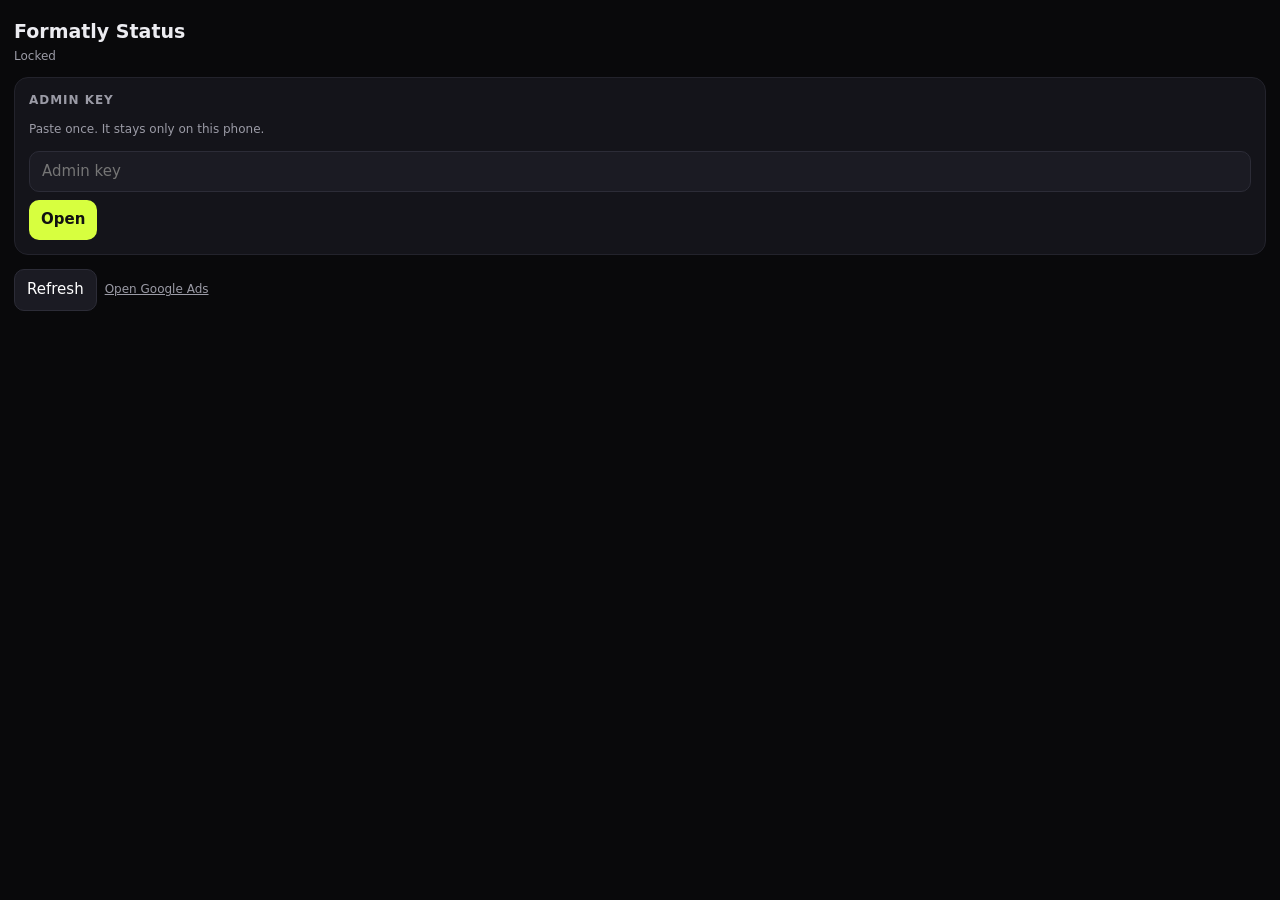
<file: status/index.html>
<!DOCTYPE html>
<html lang="en"><head>
<meta charset="utf-8"><meta name="viewport" content="width=device-width,initial-scale=1,viewport-fit=cover">
<meta name="theme-color" content="#09090b"><meta name="robots" content="noindex">
<link rel="manifest" href="manifest.webmanifest"><link rel="icon" href="../icons/icon-192.png"><link rel="apple-touch-icon" href="../icons/icon-512.png">
<title>Formatly Status</title>
<style>
*{box-sizing:border-box}body{margin:0;background:#09090b;color:#ececf1;font:15px/1.45 system-ui,sans-serif;padding:max(14px,env(safe-area-inset-top)) 14px 40px}
h1{font-size:19px;margin:4px 0 2px}h2{font-size:12px;letter-spacing:.08em;text-transform:uppercase;color:#9b9ba6;margin:0 0 8px}
.card{background:#14141a;border:1px solid #23232c;border-radius:14px;padding:14px;margin:12px 0}
.row{display:flex;gap:8px;flex-wrap:wrap}.k{flex:1 1 30%;min-width:84px}.k b{display:block;font-size:22px}.k span{font-size:12px;color:#9b9ba6}
.pill{display:inline-block;padding:2px 10px;border-radius:99px;font-size:12px;font-weight:600;background:#23232c}
.ok{background:#12351f;color:#7dffa7}.warn{background:#3a2e10;color:#ffd166}.bad{background:#401a1a;color:#ff8a8a}
table{width:100%;border-collapse:collapse;font-size:13px}td,th{padding:5px 4px;text-align:right;border-bottom:1px solid #1d1d25}td:first-child,th:first-child{text-align:left;max-width:150px;overflow:hidden;text-overflow:ellipsis;white-space:nowrap}
th{color:#9b9ba6;font-weight:500}pre{white-space:pre-wrap;font:12px/1.5 ui-monospace,monospace;color:#c9c9d3;margin:0}
button,input{font:inherit;border-radius:10px;border:1px solid #2c2c37;background:#1b1b23;color:#fff;padding:9px 12px}button.p{background:#d7ff3f;color:#111;border:0;font-weight:700}
.muted{color:#9b9ba6;font-size:12px}a{color:#d7ff3f}
</style></head><body>
<h1>Formatly Status</h1><div class="muted" id="upd">Loading…</div>
<div id="login" class="card" hidden><h2>Admin key</h2><p class="muted">Paste once. It stays only on this phone.</p><input id="key" type="password" placeholder="Admin key" style="width:100%;margin-bottom:8px"><button class="p" id="save">Open</button></div>
<div id="app"></div>
<div class="row" style="margin-top:14px"><button id="refresh">Refresh</button><button id="install" class="p" hidden>Install app</button><a class="muted" style="align-self:center" href="https://ads.google.com/aw/campaigns?ocid=8642549642" target="_blank" rel="noopener">Open Google Ads</a></div>
<script>
const API="https://formatly-api.vercel.app/api/admin";
const $=(i)=>document.getElementById(i);const inr=(n)=>"₹"+Number(n||0).toLocaleString("en-IN",{maximumFractionDigits:0});
const esc=(s)=>String(s).replace(/[&<>"]/g,(c)=>({"&":"&amp;","<":"&lt;",">":"&gt;",'"':"&quot;"}[c]));
if(location.hash.startsWith("#k=")){localStorage.setItem("fmk",decodeURIComponent(location.hash.slice(3)));history.replaceState(null,"",location.pathname)}
let deferred;window.addEventListener("beforeinstallprompt",(e)=>{e.preventDefault();deferred=e;$("install").hidden=false});
$("install").onclick=async()=>{if(deferred){deferred.prompt();deferred=null;$("install").hidden=true}};
if("serviceWorker" in navigator)navigator.serviceWorker.register("sw.js").catch(()=>{});
$("save").onclick=()=>{localStorage.setItem("fmk",$("key").value.trim());load()};$("refresh").onclick=load;
async function get(a){const r=await fetch(API+"?action="+a,{headers:{Authorization:"Bearer "+localStorage.getItem("fmk")}});if(r.status===401)throw new Error("auth");if(!r.ok)throw new Error("HTTP "+r.status);return r.json()}
const kv=(n,l)=>`<div class="k"><b>${n}</b><span>${l}</span></div>`;
function pill(t,c){return `<span class="pill ${c}">${esc(t)}</span>`}
async function load(){
  if(!localStorage.getItem("fmk")){$("login").hidden=false;$("upd").textContent="Locked";return}
  try{
    const [ads,st]=await Promise.all([get("ads"),get("stats&days=7")]);$("login").hidden=true;
    const ch=(st.channels||[]);const g=ch.filter(x=>/^google/i.test(x.src));const sum=(a,k)=>a.reduce((s,x)=>s+(x[k]||0),0);
    const gPaid=sum(g,"paid"),gSpend=ads.total?ads.total.cost:0,gRev=gPaid*49;
    let h="";
    if(ads.empty){h+=`<div class="card"><h2>Ads</h2>No snapshot yet. It appears within 30 minutes.</div>`}
    else{
      const c=ads.campaign,t=ads.total,ap=(ads.ad||{}).approval;
      const cls=c.status==="ENABLED"?(c.primary==="ELIGIBLE"?"ok":"warn"):"bad";
      h+=`<div class="card"><h2>Google Ads</h2><div style="margin-bottom:10px">${pill(c.status+" / "+c.primary,cls)} ${pill("ad "+(ap||"?").toLowerCase(),ap==="APPROVED"?"ok":"warn")} ${pill("budget "+inr(c.budget)+"/day","")}</div>
      ${c.reasons&&c.reasons.length?`<div class="muted" style="margin-bottom:8px">${esc(c.reasons.join(", ").toLowerCase().replaceAll("_"," "))}</div>`:""}
      <div class="row">${kv(inr(t.cost),"spent total")}${kv(t.clicks,"clicks")}${kv(t.impr,"impressions")}${kv(t.conv,"purchases")}${kv(t.clicks?inr(t.cost/t.clicks):"–","avg cost/click")}${kv(t.conv?inr(t.cost/t.conv):"–","cost/purchase")}</div></div>`;
    }
    h+=`<div class="card"><h2>Money (last 7 days)</h2><div class="row">${kv(inr(st.members.mrr_inr),"monthly income now")}${kv(st.members.active,"active members")}${kv(inr(gRev),"from Google")}${kv(inr(gRev-gSpend),"Google profit")}${kv(sum(g,"visitors"),"Google visitors")}${kv(gPaid,"Google payments")}</div></div>`;
    if(ch.length)h+=`<div class="card"><h2>Channels</h2><table><tr><th>Source</th><th>Visits</th><th>Buy</th><th>Pay</th></tr>${ch.slice(0,8).map(x=>`<tr><td>${esc(x.src)}</td><td>${x.visitors}</td><td>${x.buy_click}</td><td>${x.paid}</td></tr>`).join("")}</table></div>`;
    if(ads.days&&ads.days.length)h+=`<div class="card"><h2>Days</h2><table><tr><th>Date</th><th>Impr</th><th>Clk</th><th>Cost</th><th>Buy</th></tr>${ads.days.map(d=>`<tr><td>${d.date.slice(5)}</td><td>${d.impr}</td><td>${d.clicks}</td><td>${inr(d.cost)}</td><td>${d.conv}</td></tr>`).join("")}</table></div>`;
    if(ads.keywords&&ads.keywords.length)h+=`<div class="card"><h2>Keywords</h2><table><tr><th>Keyword</th><th>Impr</th><th>Clk</th><th>Cost</th></tr>${ads.keywords.map(k=>`<tr><td>${esc(k.kw)}</td><td>${k.impr}</td><td>${k.clicks}</td><td>${inr(k.cost)}</td></tr>`).join("")}</table></div>`;
    if(ads.terms&&ads.terms.length)h+=`<div class="card"><h2>What people searched</h2><table><tr><th>Search</th><th>Impr</th><th>Clk</th><th>Cost</th></tr>${ads.terms.map(k=>`<tr><td>${esc(k.term)}</td><td>${k.impr}</td><td>${k.clicks}</td><td>${inr(k.cost)}</td></tr>`).join("")}</table></div>`;
    if(ads.optimizer)h+=`<div class="card"><h2>What the AI did (latest)</h2><pre>${esc(ads.optimizer)}</pre></div>`;
    $("app").innerHTML=h;$("upd").textContent="Ads data "+(ads.updatedAt?new Date(ads.updatedAt).toLocaleString():"–")+" · opened "+new Date().toLocaleTimeString();
  }catch(e){if(e.message==="auth"){localStorage.removeItem("fmk");$("login").hidden=false;$("upd").textContent="Wrong key"}else $("upd").textContent="Could not load: "+e.message}
}
load();setInterval(load,60000);
</script></body></html>
</file>
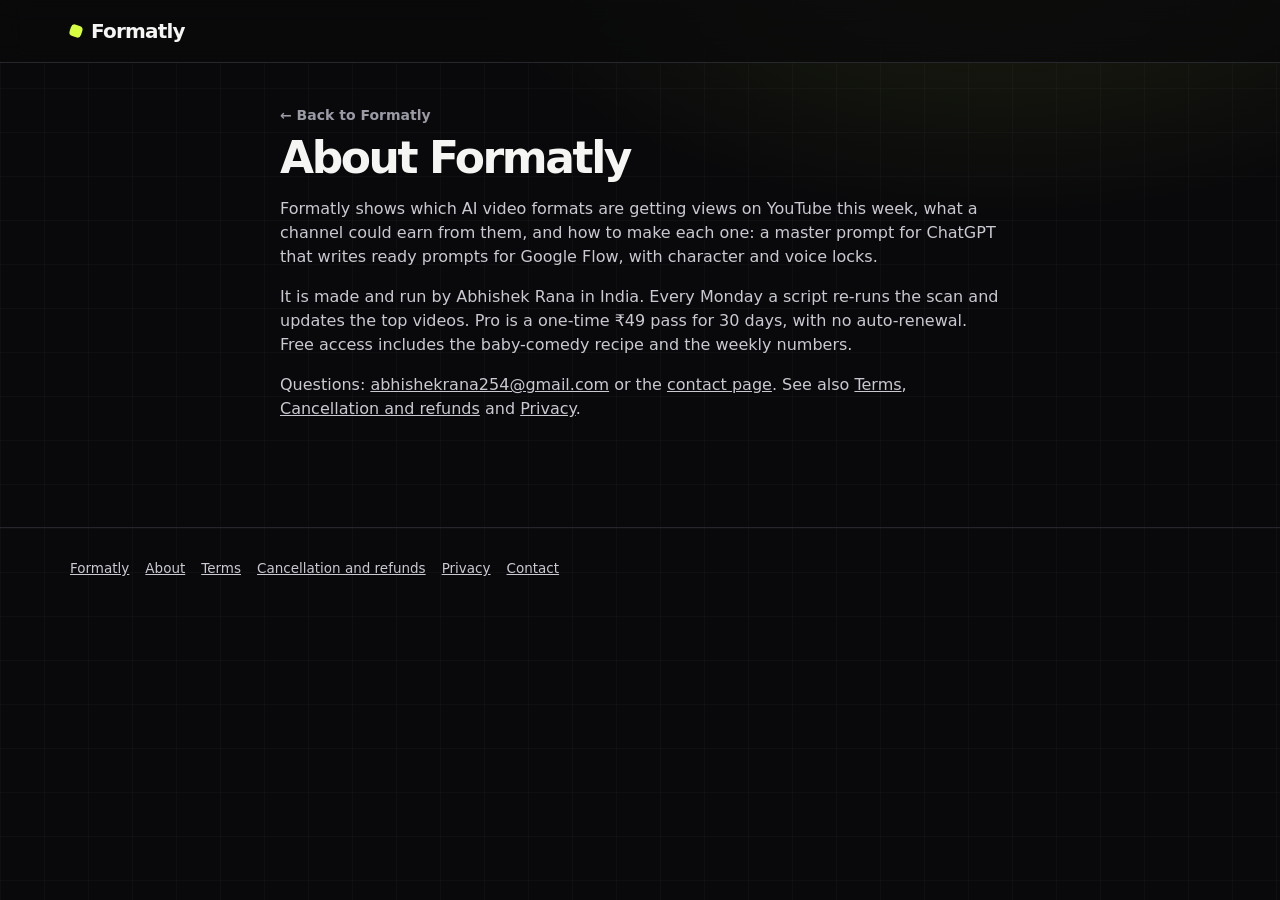
<file: about.html>
<!DOCTYPE html>
<html lang="en">
<head>
  <meta charset="utf-8" />
  <meta name="viewport" content="width=device-width, initial-scale=1" />
  <meta name="theme-color" content="#09090b" />
  <title>About Formatly · Formatly</title>
  <link rel="stylesheet" href="style.css?v=19" />
  <style>
    .doc { max-width: 720px; padding: 40px 0 20px; }
    .doc h1 { font-size: 44px; margin: 10px 0 18px; }
    .doc h2 { font-size: 22px; margin: 28px 0 8px; letter-spacing: -0.03em; }
    .doc p, .doc li { color: #c9c9d1; }
    .doc label { display: block; font-size: 13px; color: var(--muted); margin: 14px 0 0; }
    .doc input, .doc textarea, .doc select { display: block; width: 100%; margin-top: 6px; background: var(--ink); border: 1px solid var(--line); border-radius: 10px; padding: 11px 12px; color: var(--text); font: inherit; font-size: 15px; }
    .doc .msg { min-height: 22px; color: var(--muted); font-size: 14px; }
    .doc .msg.bad { color: #ff8a8a; }
  </style>
</head>
<body>
  <header class="nav"><div class="wrap"><a class="logo" href="./"><i></i>Formatly</a></div></header>
  <main class="wrap doc">
    <a class="back" href="./" style="padding-top:0">← Back to Formatly</a>
    <h1>About Formatly</h1>
    <p>Formatly shows which AI video formats are getting views on YouTube this week, what a channel could earn from them, and how to make each one: a master prompt for ChatGPT that writes ready prompts for Google Flow, with character and voice locks.</p>
    <p>It is made and run by Abhishek Rana in India. Every Monday a script re-runs the scan and updates the top videos. Pro is a one-time ₹49 pass for 30 days, with no auto-renewal. Free access includes the baby-comedy recipe and the weekly numbers.</p>
    <p>Questions: <a href="mailto:abhishekrana254@gmail.com">abhishekrana254@gmail.com</a> or the <a href="contact.html">contact page</a>. See also <a href="terms.html">Terms</a>, <a href="refund.html">Cancellation and refunds</a> and <a href="privacy.html">Privacy</a>.</p>
  </main>
  <footer><div class="wrap"><div><a href="./">Formatly</a><a href="about.html">About</a><a href="terms.html">Terms</a><a href="refund.html">Cancellation and refunds</a><a href="privacy.html">Privacy</a><a href="contact.html">Contact</a></div></div></footer>
</body>
</html>
</file>
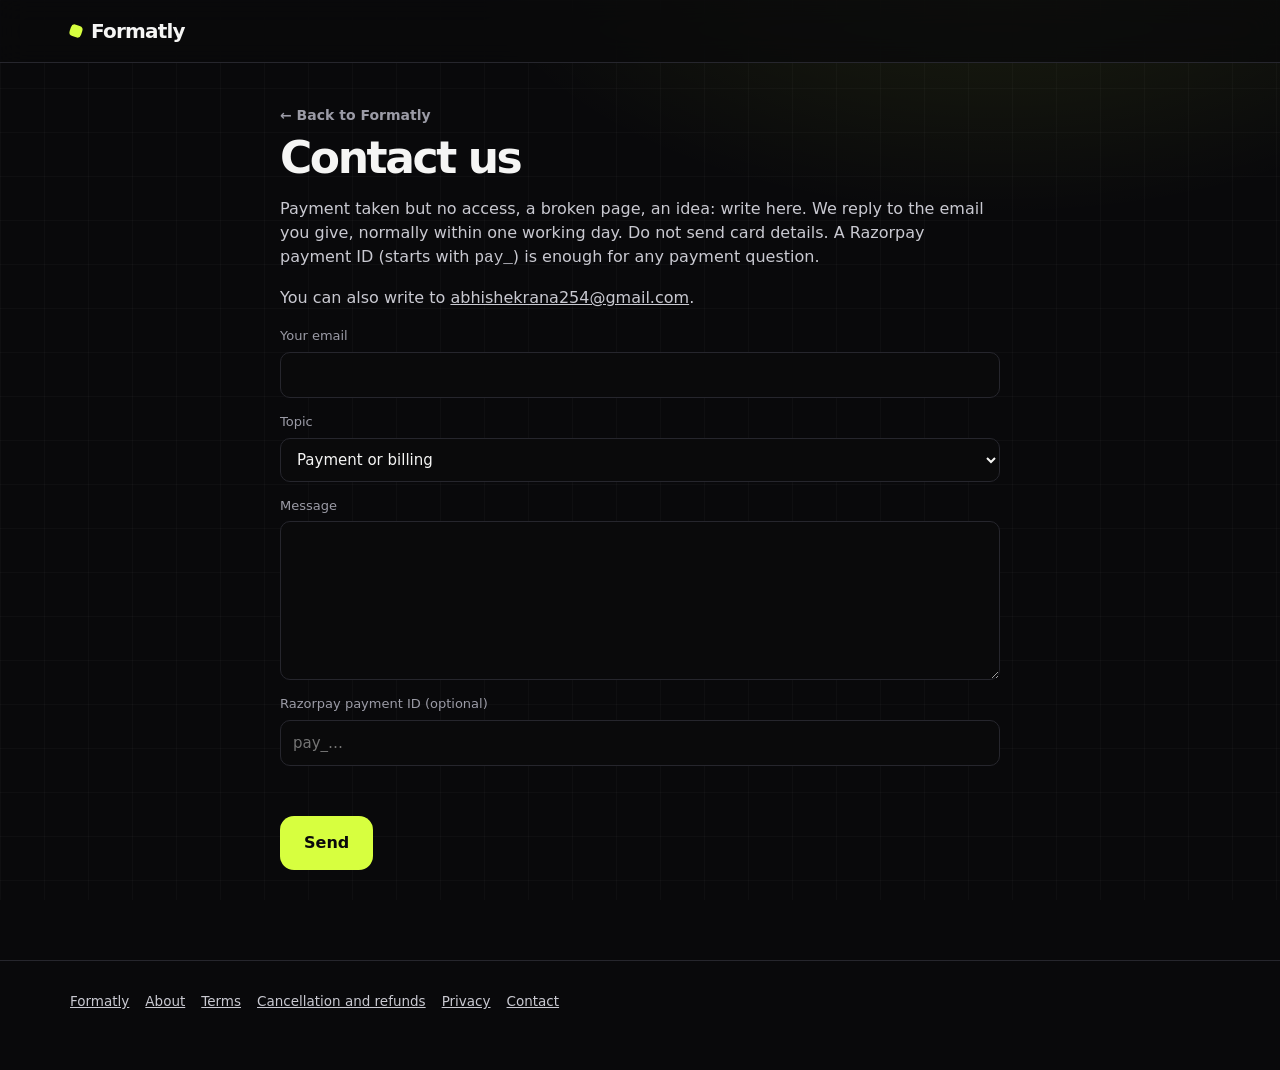
<file: contact.html>
<!DOCTYPE html>
<html lang="en">
<head>
  <meta charset="utf-8" />
  <meta name="viewport" content="width=device-width, initial-scale=1" />
  <meta name="theme-color" content="#09090b" />
  <title>Contact · Formatly</title>
  <link rel="stylesheet" href="style.css?v=19" />
  <style>
    .doc { max-width: 720px; padding: 40px 0 20px; }
    .doc h1 { font-size: 44px; margin: 10px 0 18px; }
    .doc h2 { font-size: 22px; margin: 28px 0 8px; letter-spacing: -0.03em; }
    .doc p, .doc li { color: #c9c9d1; }
    .doc label { display: block; font-size: 13px; color: var(--muted); margin: 14px 0 0; }
    .doc input, .doc textarea, .doc select { display: block; width: 100%; margin-top: 6px; background: var(--ink); border: 1px solid var(--line); border-radius: 10px; padding: 11px 12px; color: var(--text); font: inherit; font-size: 15px; }
    .doc .msg { min-height: 22px; color: var(--muted); font-size: 14px; }
    .doc .msg.bad { color: #ff8a8a; }
  </style>
</head>
<body>
  <header class="nav"><div class="wrap"><a class="logo" href="./"><i></i>Formatly</a></div></header>
  <main class="wrap doc">
    <a class="back" href="./" style="padding-top:0">← Back to Formatly</a>
    <h1>Contact us</h1>
    <p>Payment taken but no access, a broken page, an idea: write here. We reply to the email you give, normally within one working day. Do not send card details. A Razorpay payment ID (starts with <code>pay_</code>) is enough for any payment question.</p>
    <p id="mail">You can also write to <a href="mailto:abhishekrana254@gmail.com">abhishekrana254@gmail.com</a>.</p>
    <label>Your email<input id="c-email" type="email" autocomplete="email"></label>
    <label>Topic<select id="c-kind"><option value="payment">Payment or billing</option><option value="access">I cannot get in</option><option value="bug">Something is broken</option><option value="idea">Idea or request</option><option value="other">Other</option></select></label>
    <label>Message<textarea id="c-msg" rows="6" maxlength="2000"></textarea></label>
    <label>Razorpay payment ID (optional)<input id="c-pay" placeholder="pay_…"></label>
    <p class="msg" id="msg"></p>
    <button class="btn big" id="go">Send</button>
    <script src="pay-config.js?v=19"></script>
    <script>
      const C = window.ABHICHAL || {};
      if (C.supportEmail) document.getElementById("mail").innerHTML = "You can also write to <a href=\"mailto:" + C.supportEmail + "\">" + C.supportEmail + "</a>.";
      const msg = document.getElementById("msg");
      document.getElementById("go").onclick = async () => {
        msg.className = "msg"; msg.textContent = "Sending…";
        try {
          const r = await fetch(C.api + "/api/contact", { method: "POST", headers: { "Content-Type": "application/json" }, body: JSON.stringify({ email: document.getElementById("c-email").value, kind: document.getElementById("c-kind").value, message: document.getElementById("c-msg").value, paymentId: document.getElementById("c-pay").value }) });
          const j = await r.json().catch(() => ({}));
          if (!r.ok) throw new Error(j.error || "Could not send. Please try again.");
          msg.textContent = "Sent. Thank you, we will reply to your email.";
          document.getElementById("c-msg").value = "";
        } catch (e) { msg.className = "msg bad"; msg.textContent = e.message; }
      };
    </script>
  </main>
  <footer><div class="wrap"><div><a href="./">Formatly</a><a href="about.html">About</a><a href="terms.html">Terms</a><a href="refund.html">Cancellation and refunds</a><a href="privacy.html">Privacy</a><a href="contact.html">Contact</a></div></div></footer>
</body>
</html>
</file>
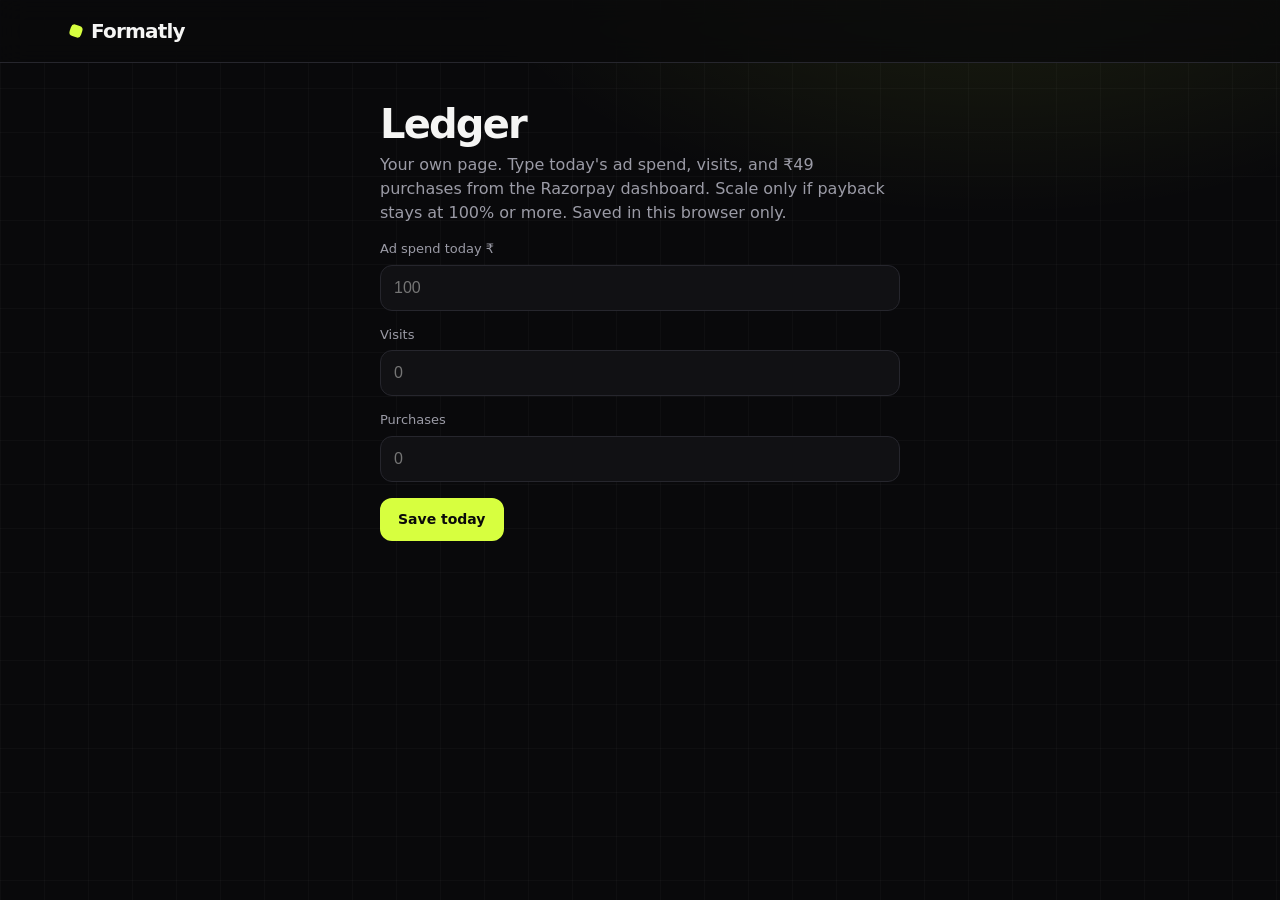
<file: ledger.html>
<!DOCTYPE html>
<html lang="en">
<head>
  <meta charset="utf-8" />
  <meta name="viewport" content="width=device-width, initial-scale=1" />
  <meta name="robots" content="noindex" />
  <meta name="theme-color" content="#09090b" />
  <title>Ledger · Formatly</title>
  <link rel="stylesheet" href="style.css?v=11" />
  <style>
    .box { max-width: 520px; padding: 40px 0; }
    label { display: block; font-size: 13px; color: #9b9ba6; margin-top: 14px; }
    input { width: 100%; margin-top: 6px; padding: 13px; border-radius: 12px; border: 1px solid #26262d; background: #111114; color: #f5f5f4; font-size: 16px; }
    .row { display: flex; justify-content: space-between; gap: 12px; padding: 8px 0; border-bottom: 1px solid #26262d; font-variant-numeric: tabular-nums; }
    .good { color: #d7ff3f; } .bad { color: #ff7a45; }
  </style>
</head>
<body>
  <header class="nav"><div class="wrap"><a class="logo" href="./"><i></i>Formatly</a></div></header>
  <main class="wrap box">
    <h2>Ledger</h2>
    <p class="sub">Your own page. Type today's ad spend, visits, and ₹49 purchases from the Razorpay dashboard. Scale only if payback stays at 100% or more. Saved in this browser only.</p>
    <label>Ad spend today ₹ <input id="spend" inputmode="numeric" placeholder="100" /></label>
    <label>Visits <input id="visits" inputmode="numeric" placeholder="0" /></label>
    <label>Purchases <input id="buys" inputmode="numeric" placeholder="0" /></label>
    <p><button class="btn" id="save" type="button">Save today</button></p>
    <div id="result"></div>
    <div id="log"></div>
  </main>
  <script>
    const LOG = "abhichal-hisab";
    const rows = () => { try { return JSON.parse(localStorage.getItem(LOG) || "[]"); } catch { return []; } };
    const back = (r) => (r.spend ? Math.round((r.buys * 49 / r.spend) * 100) : 0);
    function paint() {
      document.getElementById("log").innerHTML = rows().map((r) => {
        const b = back(r);
        return `<div class="row"><span>${r.day}</span><span class="${b >= 100 ? "good" : "bad"}">${b}% · ₹${r.buys * 49} / ₹${r.spend}</span></div>`;
      }).join("");
    }
    document.getElementById("save").onclick = () => {
      const spend = Number(document.getElementById("spend").value || 0);
      const visits = Number(document.getElementById("visits").value || 0);
      const buys = Number(document.getElementById("buys").value || 0);
      const day = new Date().toLocaleDateString("en-IN");
      const list = rows().filter((r) => r.day !== day);
      list.unshift({ day, spend, visits, buys });
      localStorage.setItem(LOG, JSON.stringify(list.slice(0, 30)));
      const b = spend ? Math.round((buys * 49 / spend) * 100) : 0;
      document.getElementById("result").innerHTML = `<p class="${b >= 100 ? "good" : "bad"}">${b >= 100 ? b + "% back. Keep the budget, or raise it a little." : b + "% back. Under 100%. Do not raise the budget."}</p>`;
      paint();
    };
    paint();
  </script>
</body>
</html>
</file>
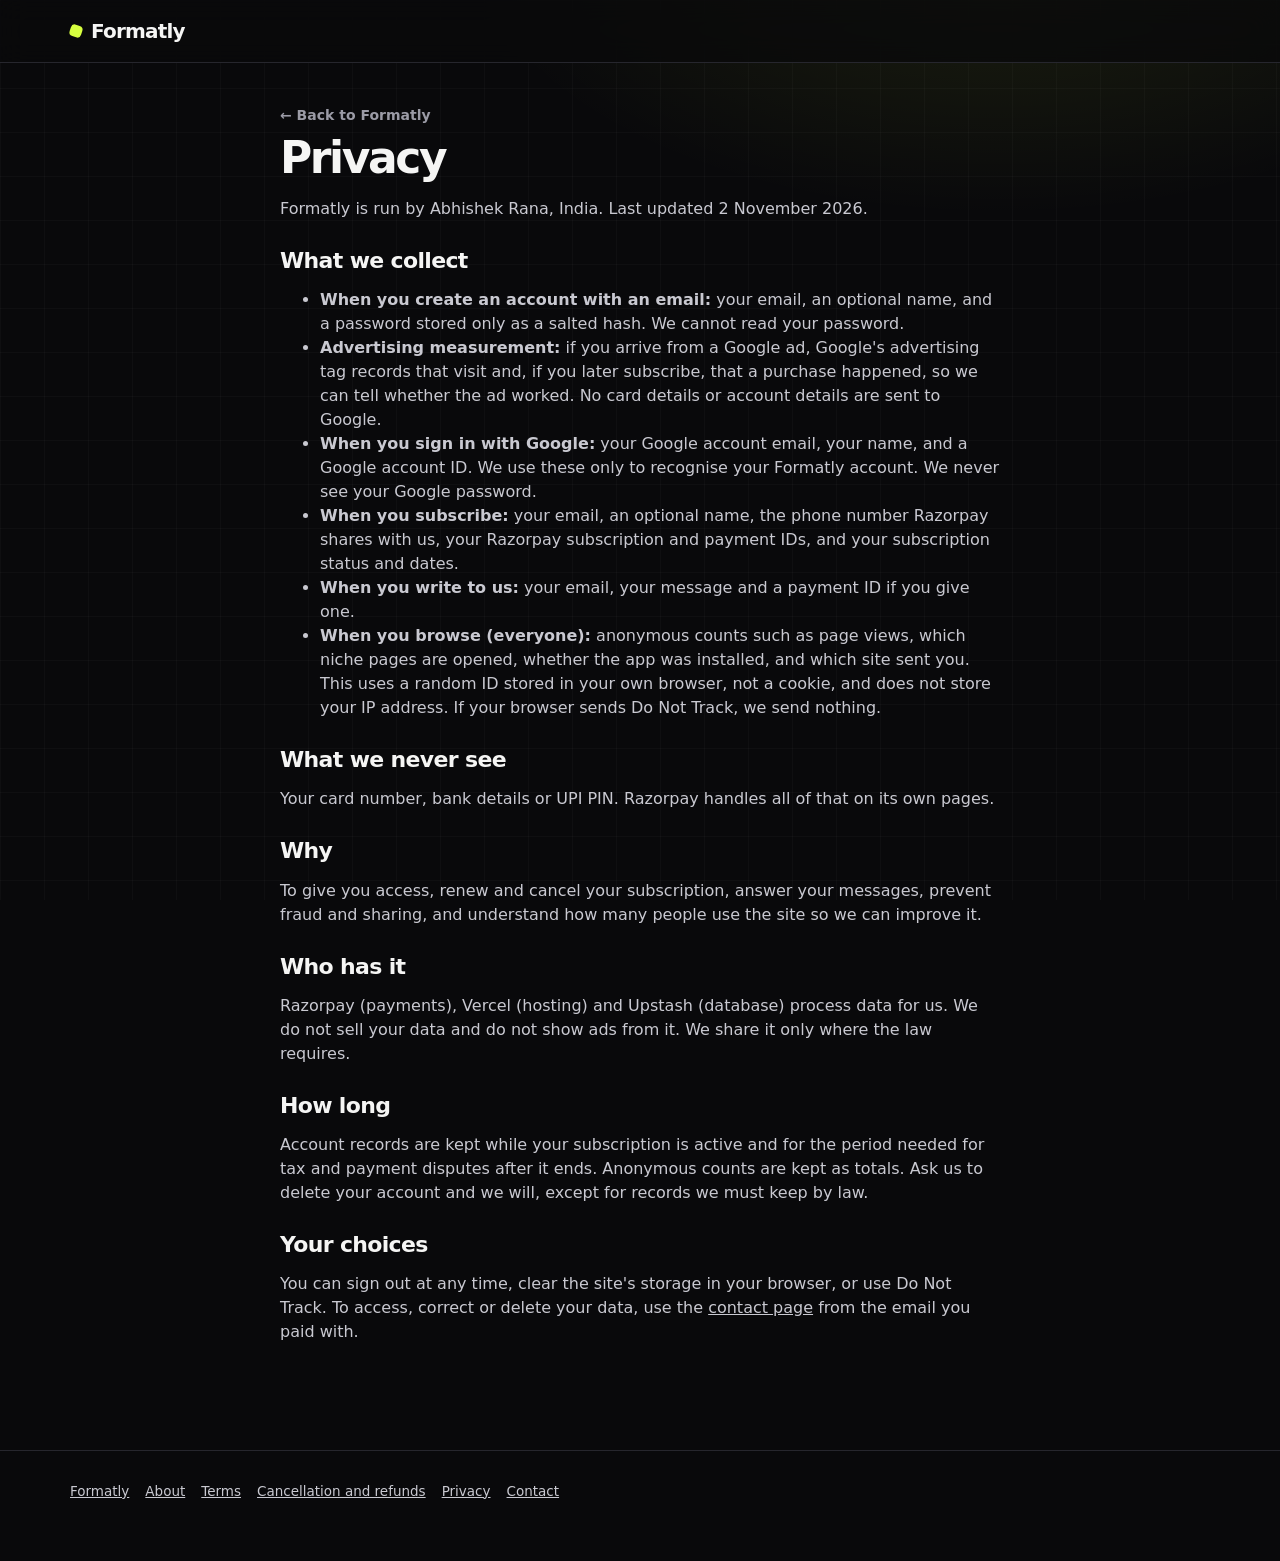
<file: privacy.html>
<!DOCTYPE html>
<html lang="en">
<head>
  <meta charset="utf-8" />
  <meta name="viewport" content="width=device-width, initial-scale=1" />
  <meta name="theme-color" content="#09090b" />
  <title>Privacy · Formatly</title>
  <link rel="stylesheet" href="style.css?v=19" />
  <style>
    .doc { max-width: 720px; padding: 40px 0 20px; }
    .doc h1 { font-size: 44px; margin: 10px 0 18px; }
    .doc h2 { font-size: 22px; margin: 28px 0 8px; letter-spacing: -0.03em; }
    .doc p, .doc li { color: #c9c9d1; }
    .doc label { display: block; font-size: 13px; color: var(--muted); margin: 14px 0 0; }
    .doc input, .doc textarea, .doc select { display: block; width: 100%; margin-top: 6px; background: var(--ink); border: 1px solid var(--line); border-radius: 10px; padding: 11px 12px; color: var(--text); font: inherit; font-size: 15px; }
    .doc .msg { min-height: 22px; color: var(--muted); font-size: 14px; }
    .doc .msg.bad { color: #ff8a8a; }
  </style>
</head>
<body>
  <header class="nav"><div class="wrap"><a class="logo" href="./"><i></i>Formatly</a></div></header>
  <main class="wrap doc">
    <a class="back" href="./" style="padding-top:0">← Back to Formatly</a>
    <h1>Privacy</h1>
    <p>Formatly is run by Abhishek Rana, India. Last updated 2 November 2026.</p>

    <h2>What we collect</h2>
    <ul>
      <li><b>When you create an account with an email:</b> your email, an optional name, and a password stored only as a salted hash. We cannot read your password.</li>
      <li><b>Advertising measurement:</b> if you arrive from a Google ad, Google's advertising tag records that visit and, if you later subscribe, that a purchase happened, so we can tell whether the ad worked. No card details or account details are sent to Google.</li>
      <li><b>When you sign in with Google:</b> your Google account email, your name, and a Google account ID. We use these only to recognise your Formatly account. We never see your Google password.</li>
      <li><b>When you subscribe:</b> your email, an optional name, the phone number Razorpay shares with us, your Razorpay subscription and payment IDs, and your subscription status and dates.</li>
      <li><b>When you write to us:</b> your email, your message and a payment ID if you give one.</li>
      <li><b>When you browse (everyone):</b> anonymous counts such as page views, which niche pages are opened, whether the app was installed, and which site sent you. This uses a random ID stored in your own browser, not a cookie, and does not store your IP address. If your browser sends Do Not Track, we send nothing.</li>
    </ul>

    <h2>What we never see</h2>
    <p>Your card number, bank details or UPI PIN. Razorpay handles all of that on its own pages.</p>

    <h2>Why</h2>
    <p>To give you access, renew and cancel your subscription, answer your messages, prevent fraud and sharing, and understand how many people use the site so we can improve it.</p>

    <h2>Who has it</h2>
    <p>Razorpay (payments), Vercel (hosting) and Upstash (database) process data for us. We do not sell your data and do not show ads from it. We share it only where the law requires.</p>

    <h2>How long</h2>
    <p>Account records are kept while your subscription is active and for the period needed for tax and payment disputes after it ends. Anonymous counts are kept as totals. Ask us to delete your account and we will, except for records we must keep by law.</p>

    <h2>Your choices</h2>
    <p>You can sign out at any time, clear the site's storage in your browser, or use Do Not Track. To access, correct or delete your data, use the <a href="contact.html">contact page</a> from the email you paid with.</p>
  </main>
  <footer><div class="wrap"><div><a href="./">Formatly</a><a href="about.html">About</a><a href="terms.html">Terms</a><a href="refund.html">Cancellation and refunds</a><a href="privacy.html">Privacy</a><a href="contact.html">Contact</a></div></div></footer>
</body>
</html>
</file>
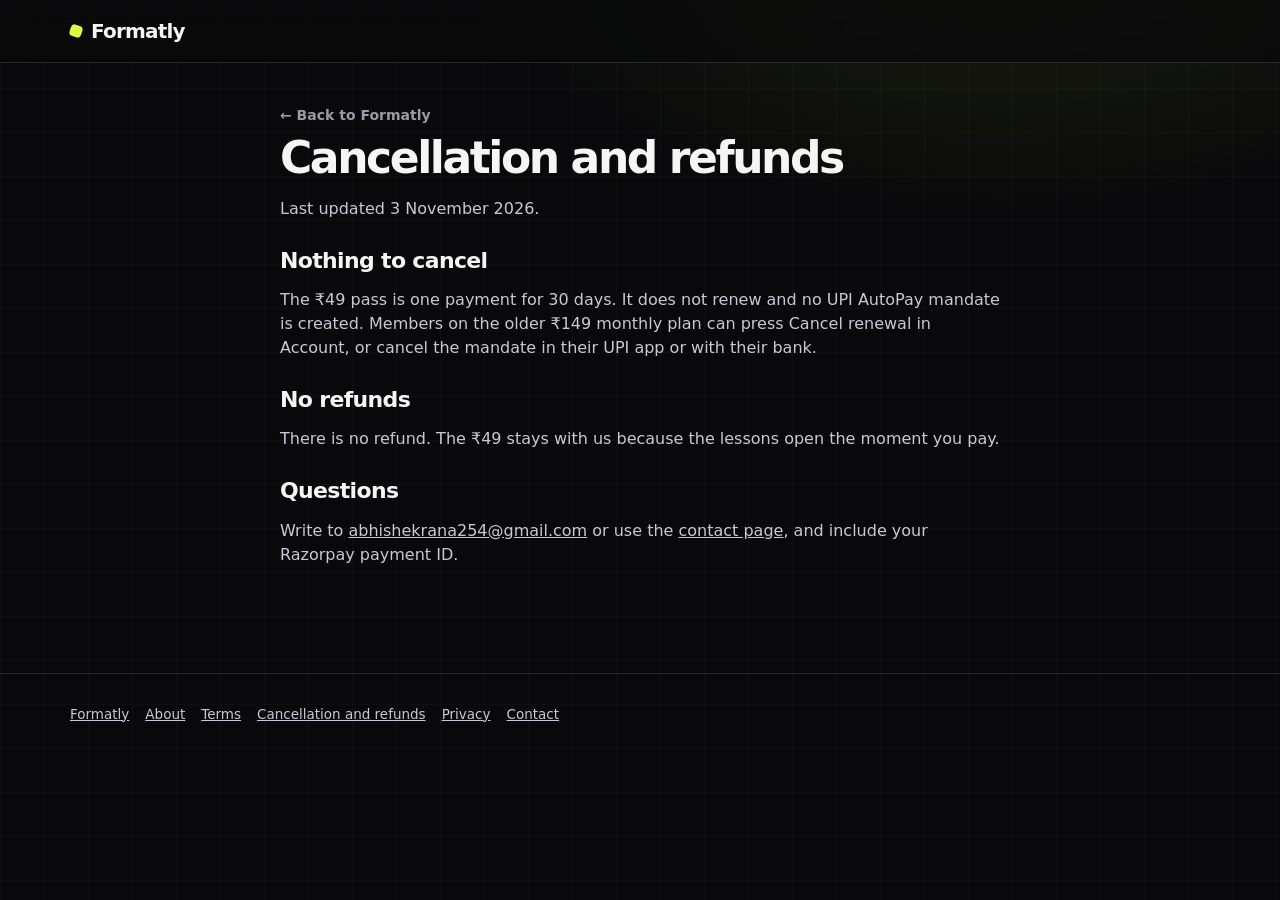
<file: refund.html>
<!DOCTYPE html>
<html lang="en">
<head>
  <meta charset="utf-8" />
  <meta name="viewport" content="width=device-width, initial-scale=1" />
  <meta name="theme-color" content="#09090b" />
  <title>Cancellation and refunds · Formatly</title>
  <link rel="stylesheet" href="style.css?v=19" />
  <style>
    .doc { max-width: 720px; padding: 40px 0 20px; }
    .doc h1 { font-size: 44px; margin: 10px 0 18px; }
    .doc h2 { font-size: 22px; margin: 28px 0 8px; letter-spacing: -0.03em; }
    .doc p, .doc li { color: #c9c9d1; }
    .doc label { display: block; font-size: 13px; color: var(--muted); margin: 14px 0 0; }
    .doc input, .doc textarea, .doc select { display: block; width: 100%; margin-top: 6px; background: var(--ink); border: 1px solid var(--line); border-radius: 10px; padding: 11px 12px; color: var(--text); font: inherit; font-size: 15px; }
    .doc .msg { min-height: 22px; color: var(--muted); font-size: 14px; }
    .doc .msg.bad { color: #ff8a8a; }
  </style>
</head>
<body>
  <header class="nav"><div class="wrap"><a class="logo" href="./"><i></i>Formatly</a></div></header>
  <main class="wrap doc">
    <a class="back" href="./" style="padding-top:0">← Back to Formatly</a>
    <h1>Cancellation and refunds</h1>
    <p>Last updated 3 November 2026.</p>
    <h2>Nothing to cancel</h2>
    <p>The ₹49 pass is one payment for 30 days. It does not renew and no UPI AutoPay mandate is created. Members on the older ₹149 monthly plan can press Cancel renewal in Account, or cancel the mandate in their UPI app or with their bank.</p>
    <h2>No refunds</h2>
    <p>There is no refund. The ₹49 stays with us because the lessons open the moment you pay.</p>
    <h2>Questions</h2>
    <p>Write to <a href="mailto:abhishekrana254@gmail.com">abhishekrana254@gmail.com</a> or use the <a href="contact.html">contact page</a>, and include your Razorpay payment ID.</p>
  </main>
  <footer><div class="wrap"><div><a href="./">Formatly</a><a href="about.html">About</a><a href="terms.html">Terms</a><a href="refund.html">Cancellation and refunds</a><a href="privacy.html">Privacy</a><a href="contact.html">Contact</a></div></div></footer>
</body>
</html>
</file>
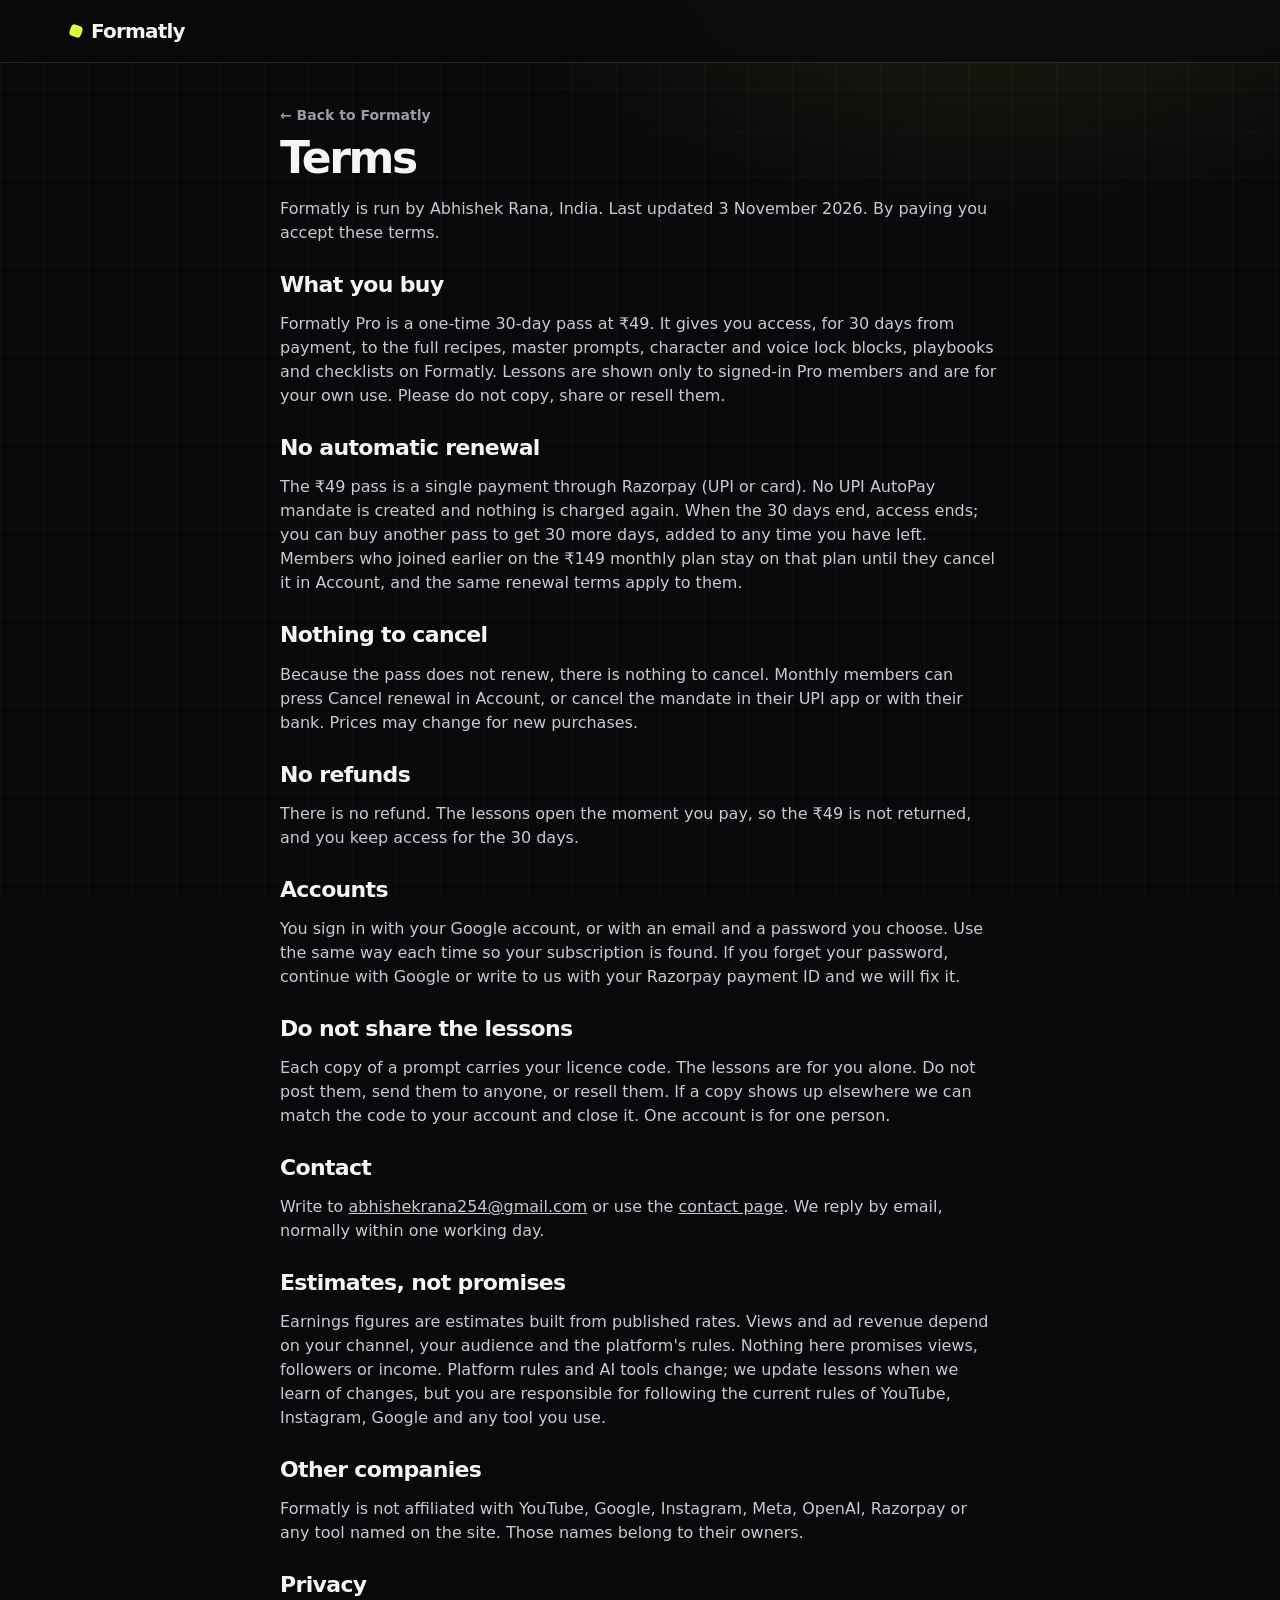
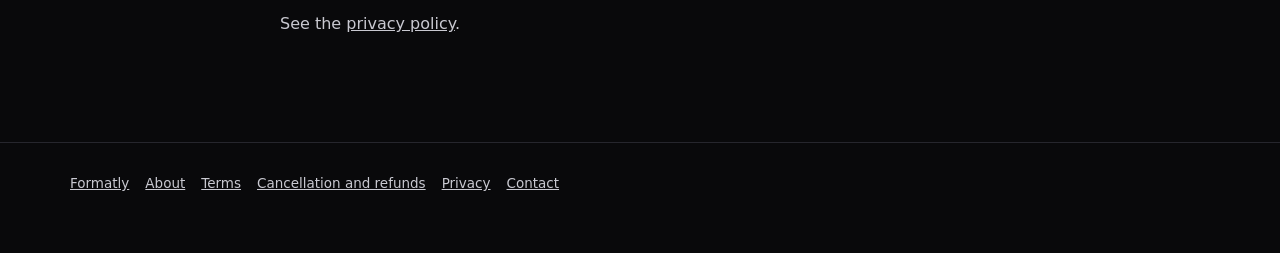
<file: terms.html>
<!DOCTYPE html>
<html lang="en">
<head>
  <meta charset="utf-8" />
  <meta name="viewport" content="width=device-width, initial-scale=1" />
  <meta name="theme-color" content="#09090b" />
  <title>Terms · Formatly</title>
  <link rel="stylesheet" href="style.css?v=19" />
  <style>
    .doc { max-width: 720px; padding: 40px 0 20px; }
    .doc h1 { font-size: 44px; margin: 10px 0 18px; }
    .doc h2 { font-size: 22px; margin: 28px 0 8px; letter-spacing: -0.03em; }
    .doc p, .doc li { color: #c9c9d1; }
    .doc label { display: block; font-size: 13px; color: var(--muted); margin: 14px 0 0; }
    .doc input, .doc textarea, .doc select { display: block; width: 100%; margin-top: 6px; background: var(--ink); border: 1px solid var(--line); border-radius: 10px; padding: 11px 12px; color: var(--text); font: inherit; font-size: 15px; }
    .doc .msg { min-height: 22px; color: var(--muted); font-size: 14px; }
    .doc .msg.bad { color: #ff8a8a; }
  </style>
</head>
<body>
  <header class="nav"><div class="wrap"><a class="logo" href="./"><i></i>Formatly</a></div></header>
  <main class="wrap doc">
    <a class="back" href="./" style="padding-top:0">← Back to Formatly</a>
    <h1>Terms</h1>
    <p>Formatly is run by Abhishek Rana, India. Last updated 3 November 2026. By paying you accept these terms.</p>

    <h2>What you buy</h2>
    <p>Formatly Pro is a one-time 30-day pass at ₹49. It gives you access, for 30 days from payment, to the full recipes, master prompts, character and voice lock blocks, playbooks and checklists on Formatly. Lessons are shown only to signed-in Pro members and are for your own use. Please do not copy, share or resell them.</p>

    <h2>No automatic renewal</h2>
    <p>The ₹49 pass is a single payment through Razorpay (UPI or card). No UPI AutoPay mandate is created and nothing is charged again. When the 30 days end, access ends; you can buy another pass to get 30 more days, added to any time you have left. Members who joined earlier on the ₹149 monthly plan stay on that plan until they cancel it in Account, and the same renewal terms apply to them.</p>

    <h2>Nothing to cancel</h2>
    <p>Because the pass does not renew, there is nothing to cancel. Monthly members can press Cancel renewal in Account, or cancel the mandate in their UPI app or with their bank. Prices may change for new purchases.</p>

    <h2>No refunds</h2>
    <p>There is no refund. The lessons open the moment you pay, so the ₹49 is not returned, and you keep access for the 30 days.</p>

    <h2>Accounts</h2>
    <p>You sign in with your Google account, or with an email and a password you choose. Use the same way each time so your subscription is found. If you forget your password, continue with Google or write to us with your Razorpay payment ID and we will fix it.</p>

    <h2>Do not share the lessons</h2>
    <p>Each copy of a prompt carries your licence code. The lessons are for you alone. Do not post them, send them to anyone, or resell them. If a copy shows up elsewhere we can match the code to your account and close it. One account is for one person.</p>

    <h2>Contact</h2>
    <p>Write to <a href="mailto:abhishekrana254@gmail.com">abhishekrana254@gmail.com</a> or use the <a href="contact.html">contact page</a>. We reply by email, normally within one working day.</p>

    <h2>Estimates, not promises</h2>
    <p>Earnings figures are estimates built from published rates. Views and ad revenue depend on your channel, your audience and the platform's rules. Nothing here promises views, followers or income. Platform rules and AI tools change; we update lessons when we learn of changes, but you are responsible for following the current rules of YouTube, Instagram, Google and any tool you use.</p>

    <h2>Other companies</h2>
    <p>Formatly is not affiliated with YouTube, Google, Instagram, Meta, OpenAI, Razorpay or any tool named on the site. Those names belong to their owners.</p>

    <h2>Privacy</h2>
    <p>See the <a href="privacy.html">privacy policy</a>.</p>
  </main>
  <footer><div class="wrap"><div><a href="./">Formatly</a><a href="about.html">About</a><a href="terms.html">Terms</a><a href="refund.html">Cancellation and refunds</a><a href="privacy.html">Privacy</a><a href="contact.html">Contact</a></div></div></footer>
</body>
</html>
</file>
<file: style.css>
:root {
  --bg: #09090b;
  --surface: #111114;
  --surface2: #18181d;
  --line: #26262d;
  --text: #f5f5f4;
  --muted: #9b9ba6;
  --accent: #d7ff3f;
  --ink: #0a0a0b;
  --warm: #ff7a45;
  --yt: #ff5a5a;
  --ig: #b79cff;
  --radius: 18px;
  --sans: "Inter", "SF Pro Display", ui-sans-serif, system-ui, -apple-system, "Segoe UI", sans-serif;
  --mono: ui-monospace, "SF Mono", Menlo, Consolas, monospace;
}
* { box-sizing: border-box; }
html { scroll-behavior: smooth; scroll-padding-top: 76px; }
body {
  margin: 0;
  background: var(--bg);
  color: var(--text);
  font-family: var(--sans);
  font-size: 16px;
  line-height: 1.5;
  -webkit-font-smoothing: antialiased;
  background-image:
    radial-gradient(900px 480px at 78% -8%, rgba(215, 255, 63, 0.10), transparent 60%),
    linear-gradient(rgba(255, 255, 255, 0.025) 1px, transparent 1px),
    linear-gradient(90deg, rgba(255, 255, 255, 0.025) 1px, transparent 1px);
  background-size: auto, 44px 44px, 44px 44px;
  background-attachment: fixed;
}
a { color: inherit; }
button { font: inherit; color: inherit; cursor: pointer; }
.wrap { max-width: 1180px; margin: 0 auto; padding: 0 20px; }

/* nav */
.nav { position: sticky; top: 0; z-index: 20; backdrop-filter: blur(14px); background: rgba(9, 9, 11, 0.78); border-bottom: 1px solid var(--line); }
.nav .wrap { display: flex; align-items: center; gap: 22px; height: 62px; }
.logo { font-weight: 800; font-size: 20px; letter-spacing: -0.04em; text-decoration: none; display: flex; align-items: center; gap: 9px; }
.logo i { width: 12px; height: 12px; border-radius: 4px; background: var(--accent); display: inline-block; transform: rotate(18deg); }
.nav nav { display: flex; gap: 20px; margin-left: 12px; }
.nav nav a { text-decoration: none; color: var(--muted); font-size: 14px; font-weight: 550; }
.nav nav a:hover { color: var(--text); }
.spacer { flex: 1; }
.chip-pass { font-size: 12px; font-weight: 700; padding: 6px 11px; border-radius: 999px; background: rgba(215, 255, 63, 0.12); color: var(--accent); border: 1px solid rgba(215, 255, 63, 0.35); }
.btn { border: 0; border-radius: 12px; padding: 11px 18px; font-weight: 750; font-size: 14px; background: var(--accent); color: var(--ink); text-decoration: none; display: inline-flex; align-items: center; gap: 8px; transition: transform .12s ease, box-shadow .12s ease; }
.btn:hover { transform: translateY(-1px); box-shadow: 0 8px 30px rgba(215, 255, 63, 0.22); }
.btn.ghost { background: transparent; color: var(--text); border: 1px solid var(--line); }
.btn.ghost:hover { border-color: #3a3a44; box-shadow: none; }
.btn.big { padding: 15px 24px; font-size: 16px; border-radius: 14px; }

/* hero */
.hero { padding: 76px 0 34px; }
.kicker { font-family: var(--mono); font-size: 12px; letter-spacing: 0.1em; text-transform: uppercase; color: var(--accent); display: inline-flex; gap: 10px; align-items: center; }
.dot { width: 8px; height: 8px; border-radius: 50%; background: var(--accent); box-shadow: 0 0 0 0 rgba(215, 255, 63, 0.6); animation: pulse 2s infinite; }
@keyframes pulse { 70% { box-shadow: 0 0 0 10px rgba(215, 255, 63, 0); } 100% { box-shadow: 0 0 0 0 rgba(215, 255, 63, 0); } }
h1 { font-size: clamp(42px, 7.4vw, 92px); line-height: 0.96; letter-spacing: -0.055em; margin: 18px 0 18px; font-weight: 800; max-width: 920px; }
h1 em { font-style: normal; color: var(--accent); }
.lead { font-size: clamp(17px, 2.1vw, 21px); color: #c9c9d1; max-width: 640px; margin: 0 0 26px; }
.cta { display: flex; gap: 12px; flex-wrap: wrap; }
.stats { display: grid; grid-template-columns: repeat(4, 1fr); gap: 1px; background: var(--line); border: 1px solid var(--line); border-radius: var(--radius); overflow: hidden; margin-top: 46px; }
.stat { background: var(--surface); padding: 18px 20px; }
.stat b { display: block; font-size: 30px; letter-spacing: -0.04em; font-variant-numeric: tabular-nums; }
.stat span { color: var(--muted); font-size: 13px; }

/* sections */
section { padding: 54px 0 8px; }
.sec-h { display: flex; align-items: end; justify-content: space-between; gap: 16px; margin-bottom: 20px; flex-wrap: wrap; }
h2 { font-size: clamp(26px, 3.6vw, 40px); letter-spacing: -0.045em; margin: 0; line-height: 1.05; font-weight: 800; }
.sub { color: var(--muted); margin: 8px 0 0; max-width: 620px; }

/* movers */
.movers { display: grid; grid-template-columns: repeat(3, 1fr); gap: 14px; }
.mover { background: var(--surface); border: 1px solid var(--line); border-radius: var(--radius); padding: 20px; text-decoration: none; display: block; position: relative; overflow: hidden; transition: border-color .15s, transform .15s; }
.mover:hover { border-color: rgba(215, 255, 63, 0.5); transform: translateY(-2px); }
.mover .num { font-size: 46px; font-weight: 800; letter-spacing: -0.05em; font-variant-numeric: tabular-nums; line-height: 1; }
.mover .cap { color: var(--muted); font-size: 12.5px; margin-top: 4px; }
.mover h3 { margin: 14px 0 4px; font-size: 18px; letter-spacing: -0.02em; }
.mover p { margin: 0; color: #b6b6bf; font-size: 14px; }
.rank { position: absolute; right: 16px; top: 14px; font-family: var(--mono); color: #4a4a55; font-size: 13px; }

/* radar */
.radar { display: grid; grid-template-columns: repeat(2, 1fr); gap: 10px; }
.radar a { display: flex; gap: 14px; align-items: center; padding: 14px 16px; background: var(--surface); border: 1px solid var(--line); border-radius: 14px; text-decoration: none; transition: border-color .15s; }
.radar a:hover { border-color: #3a3a44; }
.radar b { font-variant-numeric: tabular-nums; font-size: 20px; letter-spacing: -0.03em; min-width: 74px; }
.radar span { color: #c3c3cc; font-size: 14px; line-height: 1.3; }
.radar small { display: block; color: var(--muted); font-size: 12px; }

/* browse */
.tools { display: flex; gap: 10px; flex-wrap: wrap; align-items: center; margin-bottom: 14px; }
.search { flex: 1 1 280px; position: relative; }
.search input { width: 100%; background: var(--surface); border: 1px solid var(--line); border-radius: 12px; padding: 13px 16px 13px 42px; color: var(--text); font-size: 15px; outline: none; }
.search input:focus { border-color: var(--accent); }
.search svg { position: absolute; left: 14px; top: 13px; color: var(--muted); }
.seg { display: inline-flex; background: var(--surface); border: 1px solid var(--line); border-radius: 12px; padding: 3px; }
.seg button { border: 0; background: transparent; color: var(--muted); padding: 9px 13px; border-radius: 9px; font-size: 13.5px; font-weight: 650; }
.seg button.on { background: var(--surface2); color: var(--text); box-shadow: inset 0 0 0 1px #34343d; }
select { background: var(--surface); color: var(--text); border: 1px solid var(--line); border-radius: 12px; padding: 12px 14px; font: inherit; font-size: 14px; }
.groups { display: flex; gap: 8px; overflow-x: auto; padding: 4px 0 14px; scrollbar-width: none; }
.groups::-webkit-scrollbar { display: none; }
.groups button { white-space: nowrap; background: transparent; border: 1px solid var(--line); border-radius: 999px; padding: 7px 14px; font-size: 13px; color: var(--muted); font-weight: 600; }
.groups button.on { background: var(--text); color: var(--ink); border-color: var(--text); }
.count { color: var(--muted); font-size: 13px; margin: 2px 0 14px; }
.grid { display: grid; grid-template-columns: repeat(4, 1fr); gap: 12px; }
.card { text-align: left; background: var(--surface); border: 1px solid var(--line); border-radius: 16px; padding: 16px; display: flex; flex-direction: column; gap: 10px; min-height: 196px; text-decoration: none; position: relative; transition: border-color .15s, transform .15s, background .15s; }
.card:hover { border-color: rgba(215, 255, 63, 0.5); transform: translateY(-2px); background: #141418; }
.card .g { font-size: 11.5px; color: var(--muted); letter-spacing: 0.02em; display: flex; justify-content: space-between; gap: 8px; }
.card h3 { margin: 0; font-size: 18px; letter-spacing: -0.025em; line-height: 1.2; }
.card .big { font-size: 30px; font-weight: 800; letter-spacing: -0.05em; font-variant-numeric: tabular-nums; line-height: 1; }
.card .big small { display: block; font-size: 11.5px; font-weight: 500; letter-spacing: 0; color: var(--muted); margin-top: 5px; }
.card .foot { margin-top: auto; display: flex; justify-content: space-between; align-items: center; font-size: 12.5px; color: #b6b6bf; }
.badge { font-size: 10.5px; font-weight: 750; letter-spacing: 0.05em; text-transform: uppercase; padding: 3px 7px; border-radius: 6px; }
.b-F { background: rgba(215, 255, 63, 0.13); color: var(--accent); }
.b-A { background: rgba(255, 255, 255, 0.07); color: #d4d4dc; }
.b-R { background: rgba(255, 255, 255, 0.05); color: var(--muted); }
.lock { color: var(--warm); }
.free { color: var(--accent); font-weight: 700; }
.spark { display: block; }
.more { display: flex; justify-content: center; margin: 22px 0 0; }

/* calculator */
.calc { background: linear-gradient(180deg, #14141a, #101013); border: 1px solid var(--line); border-radius: 22px; padding: 26px; display: grid; grid-template-columns: 1.05fr 1fr; gap: 28px; }
.field { margin-bottom: 18px; }
.field label { display: block; font-size: 12.5px; color: var(--muted); margin-bottom: 8px; font-weight: 600; }
.field input[type=range] { width: 100%; accent-color: var(--accent); }
.field .val { font-size: 28px; font-weight: 800; letter-spacing: -0.04em; font-variant-numeric: tabular-nums; }
.field select { width: 100%; }
.out { background: var(--ink); border: 1px solid var(--line); border-radius: 18px; padding: 22px; display: flex; flex-direction: column; justify-content: center; }
.out .eyebrow { color: var(--muted); font-size: 12.5px; }
.out .res { font-size: clamp(34px, 5vw, 54px); font-weight: 800; letter-spacing: -0.055em; line-height: 1.02; margin: 6px 0 4px; font-variant-numeric: tabular-nums; }
.out .inr { color: var(--accent); font-weight: 650; font-variant-numeric: tabular-nums; }
.out p { color: #b6b6bf; font-size: 13.5px; margin: 14px 0 0; }
.out .hint { border-top: 1px solid var(--line); padding-top: 14px; }

/* tool table */
.tbl { width: 100%; border-collapse: collapse; background: var(--surface); border: 1px solid var(--line); border-radius: 16px; overflow: hidden; }
.tbl th, .tbl td { text-align: left; padding: 13px 16px; border-bottom: 1px solid var(--line); font-size: 14px; vertical-align: top; }
.tbl th { color: var(--muted); font-weight: 600; font-size: 12px; text-transform: uppercase; letter-spacing: 0.06em; background: #0d0d10; }
.tbl tr:last-child td { border-bottom: 0; }

/* pricing */
.price { display: grid; grid-template-columns: 1.1fr 1fr; gap: 16px; }
.plan { background: var(--surface); border: 1px solid var(--line); border-radius: 22px; padding: 28px; }
.plan.pro { background: linear-gradient(160deg, #1b1f10, #111114 55%); border-color: rgba(215, 255, 63, 0.4); }
.plan h3 { margin: 0 0 4px; font-size: 14px; color: var(--accent); font-family: var(--mono); letter-spacing: 0.08em; text-transform: uppercase; }
.plan .p { font-size: 58px; font-weight: 800; letter-spacing: -0.06em; line-height: 1; margin: 8px 0 4px; }
.plan .p small { font-size: 17px; letter-spacing: 0; font-weight: 500; color: var(--muted); }
.plan ul { list-style: none; padding: 0; margin: 20px 0 22px; display: grid; gap: 10px; }
.plan li { display: flex; gap: 10px; font-size: 15px; color: #d4d4dc; }
.plan li::before { content: ""; width: 16px; height: 16px; margin-top: 3px; flex: none; border-radius: 50%; background: var(--accent) url("data:image/svg+xml,%3Csvg xmlns='http://www.w3.org/2000/svg' viewBox='0 0 16 16'%3E%3Cpath d='M4.5 8.5l2.2 2.2 4.8-5' fill='none' stroke='%230a0a0b' stroke-width='2' stroke-linecap='round' stroke-linejoin='round'/%3E%3C/svg%3E"); }
.plan.free li::before { background-color: #3a3a44; }
.fine { color: var(--muted); font-size: 12.5px; margin-top: 12px; }

/* faq */
.faq { display: grid; gap: 10px; }
details { background: var(--surface); border: 1px solid var(--line); border-radius: 14px; padding: 16px 18px; }
details summary { cursor: pointer; font-weight: 650; list-style: none; display: flex; justify-content: space-between; gap: 12px; }
details summary::after { content: "+"; color: var(--muted); font-size: 20px; line-height: 1; }
details[open] summary::after { content: "–"; }
details p { color: #b6b6bf; margin: 12px 0 0; font-size: 15px; }

/* detail */
.back { background: none; border: 0; color: var(--muted); padding: 28px 0 0; font-size: 14px; font-weight: 600; display: inline-flex; gap: 6px; text-decoration: none; }
.back:hover { color: var(--text); }
.d-head { padding: 22px 0 8px; }
.d-head h1 { font-size: clamp(36px, 6vw, 68px); margin: 14px 0 12px; }
.metrics { display: grid; grid-template-columns: repeat(4, 1fr); gap: 12px; margin: 22px 0 0; }
.metric { background: var(--surface); border: 1px solid var(--line); border-radius: 16px; padding: 18px; }
.metric span { color: var(--muted); font-size: 12px; display: block; text-transform: uppercase; letter-spacing: 0.06em; }
.metric b { display: block; font-size: 28px; letter-spacing: -0.045em; margin-top: 6px; font-variant-numeric: tabular-nums; line-height: 1.1; }
.metric small { color: var(--muted); font-size: 12.5px; display: block; margin-top: 6px; }
.vids { display: grid; gap: 10px; }
.vid { display: grid; grid-template-columns: 110px 1fr auto; gap: 14px; align-items: center; background: var(--surface); border: 1px solid var(--line); border-radius: 14px; padding: 14px 16px; text-decoration: none; }
.vid:hover { border-color: #3a3a44; }
.vid b { font-size: 22px; letter-spacing: -0.04em; font-variant-numeric: tabular-nums; }
.vid .t { font-size: 14.5px; line-height: 1.35; }
.vid small { color: var(--muted); display: block; margin-top: 3px; }
.loose { color: var(--warm); font-size: 11.5px; font-weight: 650; }
.cols { display: grid; grid-template-columns: 1.15fr 1fr; gap: 22px; align-items: start; }
.panel { background: var(--surface); border: 1px solid var(--line); border-radius: 20px; padding: 24px; }
.panel h3 { margin: 0 0 14px; font-size: 20px; letter-spacing: -0.03em; }
.steps { counter-reset: s; list-style: none; margin: 0; padding: 0; display: grid; gap: 12px; }
.steps li { counter-increment: s; display: grid; grid-template-columns: 34px 1fr; gap: 12px; font-size: 16px; }
.steps li::before { content: counter(s); width: 28px; height: 28px; border-radius: 9px; background: var(--surface2); border: 1px solid var(--line); display: grid; place-items: center; font-family: var(--mono); font-size: 13px; color: var(--accent); }
.shape { background: var(--ink); border: 1px solid var(--line); border-radius: 14px; padding: 14px 16px; white-space: pre-wrap; font-family: var(--mono); font-size: 13.5px; color: #d4d4dc; margin-top: 8px; }
.prompt { background: var(--ink); border: 1px solid var(--line); border-radius: 16px; margin-bottom: 12px; overflow: hidden; }
.prompt header { display: flex; justify-content: space-between; align-items: center; gap: 10px; padding: 11px 14px; border-bottom: 1px solid var(--line); }
.prompt header b { font-size: 14px; }
.prompt header small { color: var(--muted); display: block; font-size: 12px; }
.prompt pre { margin: 0; padding: 14px; white-space: pre-wrap; font-family: var(--mono); font-size: 12.8px; line-height: 1.55; color: #d9d9e0; }
.prompt mark { background: rgba(215, 255, 63, 0.14); color: var(--accent); border-radius: 4px; padding: 0 3px; }
.copy { background: var(--surface2); border: 1px solid var(--line); border-radius: 9px; padding: 6px 11px; font-size: 12.5px; font-weight: 650; }
.copy.done { background: var(--accent); color: var(--ink); }
.stack { display: grid; gap: 10px; margin: 0; }
.stack div { display: grid; grid-template-columns: 80px 1fr; gap: 12px; font-size: 14.5px; }
.stack dt { color: var(--muted); font-size: 12px; text-transform: uppercase; letter-spacing: 0.06em; padding-top: 2px; }
.stack dd { margin: 0; color: #d4d4dc; }
.avoid { border-left: 3px solid var(--warm); padding-left: 14px; color: #c9c9d1; margin: 16px 0 0; font-size: 14.5px; }
.locked { position: relative; }
.locked .ghost { filter: blur(7px); opacity: 0.55; pointer-events: none; user-select: none; }
.locked .gate { position: absolute; inset: 0; display: grid; place-items: center; text-align: center; padding: 20px; }
.gate-box { background: rgba(9, 9, 11, 0.86); border: 1px solid rgba(215, 255, 63, 0.4); border-radius: 18px; padding: 24px; max-width: 360px; }
.gate-box b { font-size: 20px; letter-spacing: -0.03em; display: block; margin: 6px 0; }
.gate-box p { color: #b6b6bf; font-size: 14px; margin: 0 0 16px; }
.ig-box { border: 1px solid rgba(183, 156, 255, 0.35); background: rgba(183, 156, 255, 0.06); border-radius: 16px; padding: 18px; color: #d9d2f5; font-size: 14.5px; }
.ig-box b { color: var(--ig); }
.ig-box ul { margin: 10px 0 0; padding-left: 18px; }
.src { font-size: 12.5px; color: var(--muted); margin-top: 14px; }
.src a { color: #c9c9d1; }

/* footer */
footer { border-top: 1px solid var(--line); margin-top: 70px; padding: 30px 0 60px; color: var(--muted); font-size: 13.5px; }
footer .wrap { display: flex; justify-content: space-between; gap: 20px; flex-wrap: wrap; }
footer a { color: #c9c9d1; margin-right: 16px; }

@media (max-width: 980px) {
  .grid { grid-template-columns: repeat(2, 1fr); }
  .movers { grid-template-columns: 1fr; }
  .calc, .price, .cols { grid-template-columns: 1fr; }
  .metrics { grid-template-columns: repeat(2, 1fr); }
  .stats { grid-template-columns: repeat(2, 1fr); }
  .nav nav { display: none; }
  .radar { grid-template-columns: 1fr; }
}
@media (max-width: 560px) {
  .grid { grid-template-columns: 1fr; }
  .hero { padding-top: 44px; }
  .vid { grid-template-columns: 1fr; }
  .metrics { grid-template-columns: 1fr 1fr; }
  .metric b { font-size: 22px; }
  .plan .p { font-size: 46px; }
  .tbl th:nth-child(3), .tbl td:nth-child(3) { display: none; }
}
@media (prefers-reduced-motion: reduce) {
  .dot { animation: none; }
  html { scroll-behavior: auto; }
  .card, .mover, .btn { transition: none; }
}

/* ---- members: modals, forms, lesson detail ---- */
.noscroll { overflow: hidden; }
.link { background: none; border: 0; color: var(--muted); font: inherit; font-size: 14px; text-decoration: underline; text-underline-offset: 3px; cursor: pointer; padding: 8px 6px; }
.link:hover { color: var(--text); }
.btn.ok { background: transparent; color: var(--accent); border: 1px solid #3b4a12; }
#passchip { display: inline-flex; align-items: center; gap: 4px; }
.modal { position: fixed; inset: 0; z-index: 100; background: rgba(0, 0, 0, 0.7); display: grid; place-items: center; padding: 16px; overflow: auto; }
.modal-card { position: relative; width: min(480px, 100%); background: var(--surface); border: 1px solid var(--line); border-radius: 18px; padding: 26px 24px 22px; max-height: calc(100vh - 32px); overflow: auto; }
.modal-card h3 { margin: 0 0 10px; font-size: 20px; letter-spacing: -0.01em; }
.modal-x { position: absolute; top: 10px; right: 12px; background: none; border: 0; color: var(--muted); font-size: 26px; line-height: 1; cursor: pointer; }
.modal-card label { display: block; font-size: 13px; color: var(--muted); margin: 12px 0 0; }
.modal-card input:not([type=checkbox]), .modal-card textarea, .modal-card select { display: block; width: 100%; margin-top: 6px; background: var(--ink); border: 1px solid var(--line); border-radius: 10px; padding: 11px 12px; color: var(--text); font: inherit; font-size: 15px; }
.modal-card input:focus, .modal-card textarea:focus, .modal-card select:focus { outline: 2px solid var(--accent); outline-offset: 1px; }
.modal-card label.check { display: flex; gap: 10px; align-items: flex-start; color: var(--text); font-size: 13px; line-height: 1.45; margin: 16px 0 6px; }
.modal-card label.check input { margin-top: 2px; width: 18px; height: 18px; accent-color: var(--accent); flex: none; }
.modal-card.paywall { width: min(520px, 100%); padding: 28px 24px 24px; border-color: #3a3a12; box-shadow: 0 0 0 1px rgba(215, 255, 63, 0.12), 0 24px 80px rgba(0, 0, 0, 0.55); }
.modal-card.paywall h3 { font-size: 22px; }
.modal-card.paywall #b-go { font-size: 17px; padding: 17px 24px; margin-top: 18px; }
.paywall-shell { position: relative; min-height: 50vh; }
.paywall-blur { filter: blur(7px); opacity: 0.35; pointer-events: none; user-select: none; }
.paywall-hint { text-align: center; color: var(--muted); font-size: 13px; margin: -20px 0 40px; }
.modal-card .btn.big { width: 100%; justify-content: center; margin-top: 14px; }
.modal-card .btn[disabled] { opacity: 0.5; cursor: not-allowed; transform: none; box-shadow: none; }
.modal-card .row { display: flex; flex-wrap: wrap; gap: 8px; margin-top: 14px; }
.modal-card .fine { font-size: 12px; color: var(--muted); margin: 12px 0 0; }
.modal-card .msg { min-height: 20px; font-size: 13px; color: var(--muted); margin: 10px 0 0; }
.modal-card .msg.bad { color: #ff8a8a; }
.modal-card code { background: var(--ink); padding: 2px 6px; border-radius: 6px; font-size: 12.5px; }
.keybox { background: var(--ink); border: 1px dashed #4a5a18; border-radius: 12px; padding: 16px; margin: 14px 0 0; font-family: var(--mono); font-size: 16px; text-align: center; color: var(--accent); user-select: all; word-break: break-all; white-space: pre-wrap; }
.acct { margin: 6px 0 0; }
.acct > div { display: flex; justify-content: space-between; gap: 14px; padding: 9px 0; border-bottom: 1px solid var(--line); font-size: 14px; }
.acct dt { color: var(--muted); } .acct dd { margin: 0; text-align: right; }
.panel h4 { margin: 22px 0 8px; font-size: 13px; letter-spacing: 0.07em; text-transform: uppercase; color: var(--muted); font-weight: 650; }
.checks, .rules, .srcs { margin: 0; padding-left: 18px; color: #d9d9e0; font-size: 14px; line-height: 1.55; }
.checks li, .rules li, .srcs li { margin: 5px 0; }
.srcs a { color: #cfd6ff; }
.example { margin-top: 12px; border: 1px solid var(--line); border-radius: 14px; padding: 12px 14px; background: var(--surface2); }
.example b { font-size: 12px; letter-spacing: 0.07em; text-transform: uppercase; color: var(--muted); }
.example pre { white-space: pre-wrap; font-family: var(--mono); font-size: 12.5px; color: #d9d9e0; margin: 8px 0; }
.example p { margin: 0; color: var(--muted); font-size: 13px; }
.prompt pre { max-height: 460px; overflow: auto; }
.gate-box .link { display: block; margin: 6px auto 0; }
.gbtn { display: flex; justify-content: center; min-height: 44px; margin: 6px 0; }
@media (max-width: 720px) { #installbtn { display: none !important; } .modal-card { padding: 22px 18px 18px; } }
@media (max-width: 720px) { #passchip { gap: 2px; } #passchip .link { white-space: nowrap; font-size: 13px; padding: 8px 4px; } #passchip .btn { padding: 9px 12px; font-size: 13px; white-space: nowrap; } }
</file>
